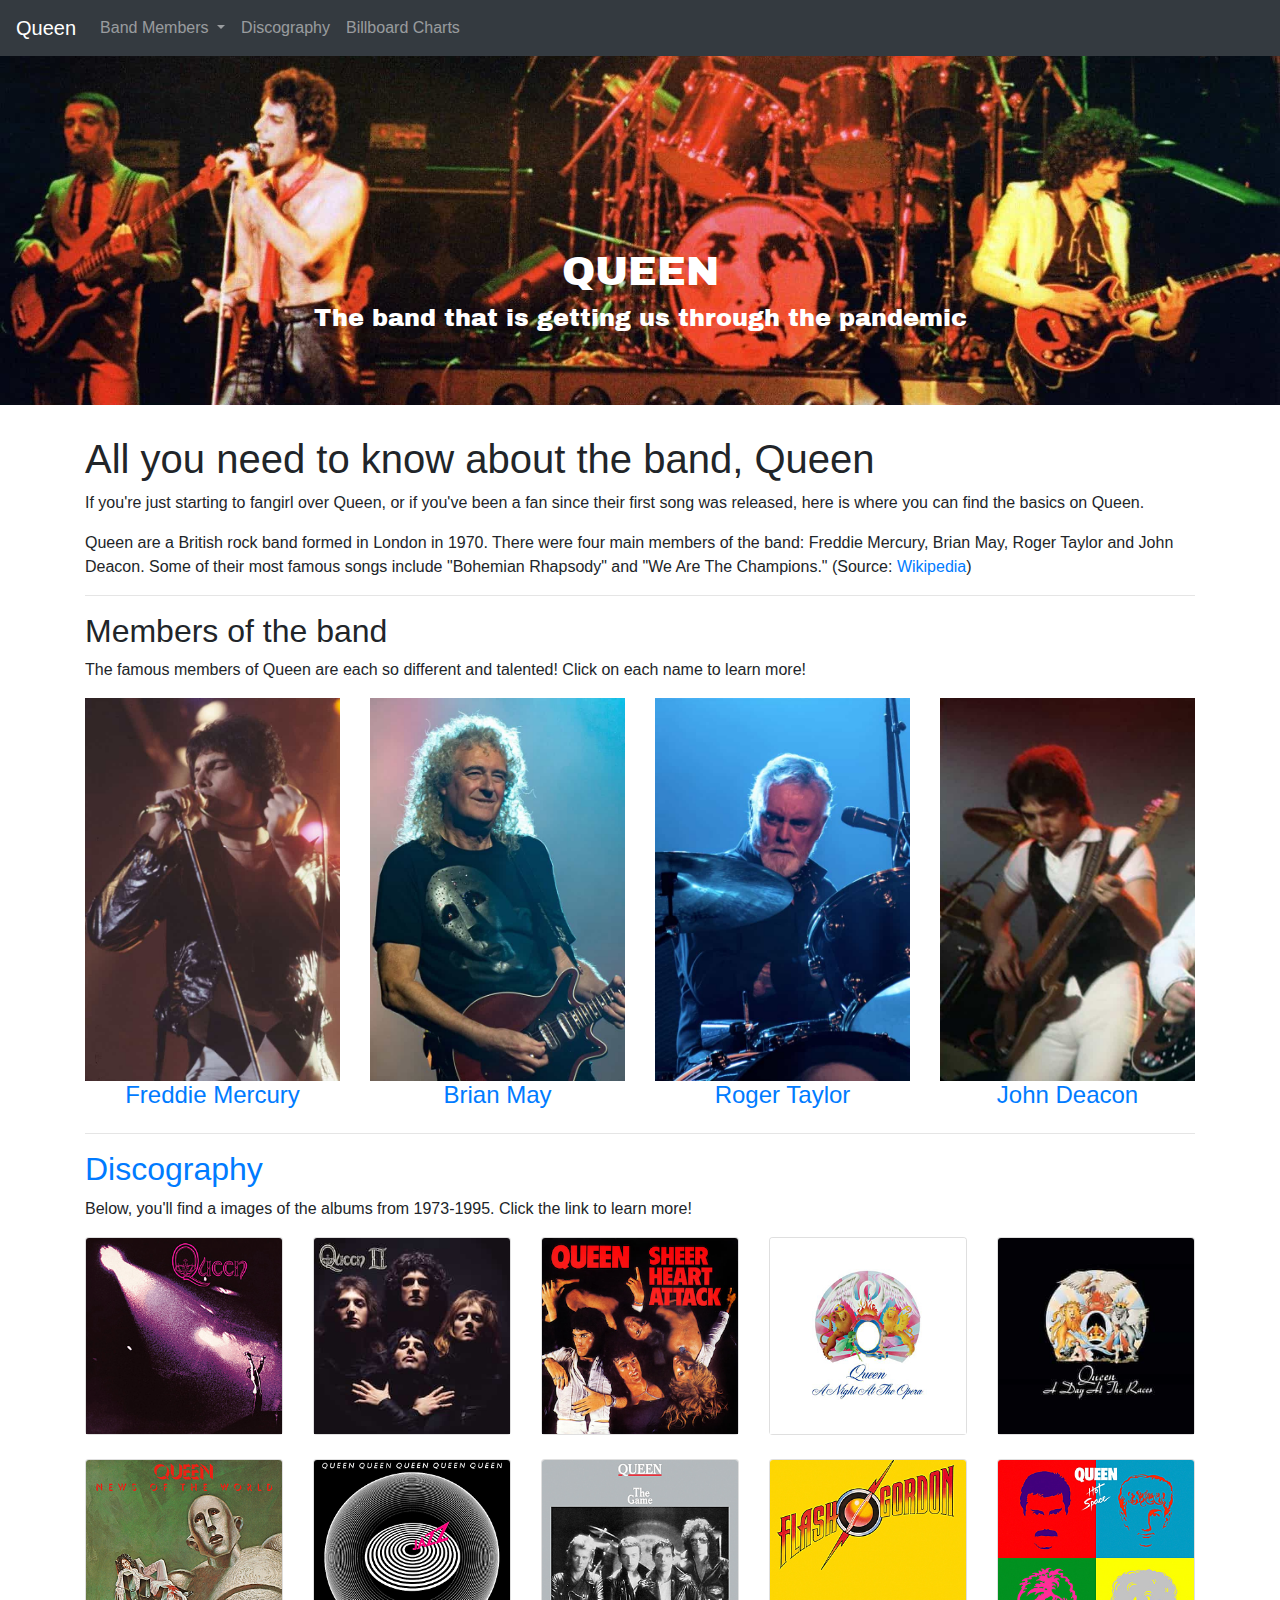
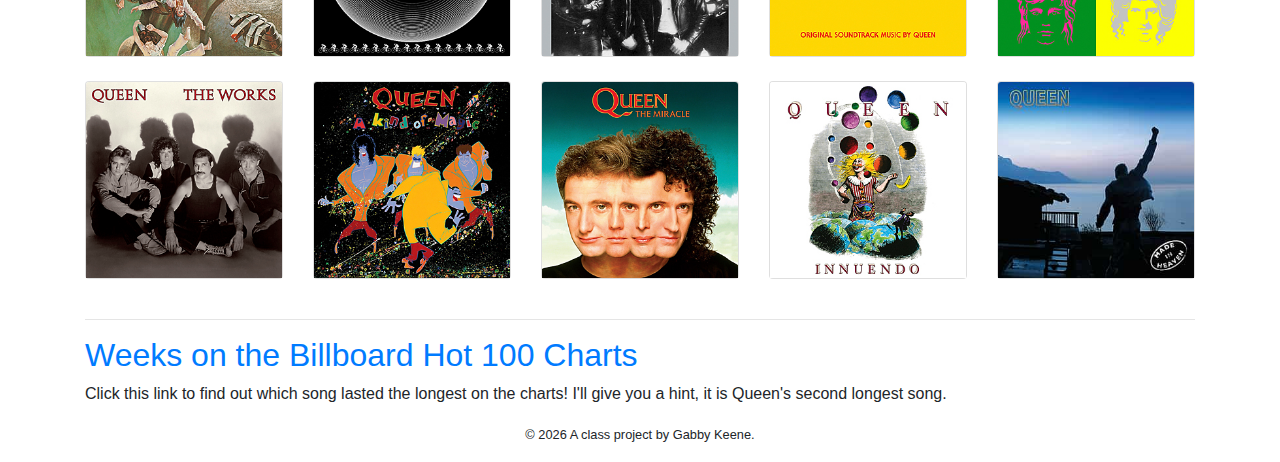
<file: docs/index.html>
<!doctype html>
<html lang="en">
  <!-- A Intro to Coding for Journalists class project -->
  <head>
    <title>Queen | Gabby Keene's Website</title>
    <meta name="description" content="Default description">
    <meta charset="utf-8">
    <meta http-equiv="X-UA-Compatible" content="IE=edge"/>
    <meta name="viewport" content="width=device-width, initial-scale=1, maximum-scale=1">
    <link rel="stylesheet" href="css/main.css">
    <link rel="preconnect" href="https://fonts.gstatic.com">
    <link href="https://fonts.googleapis.com/css2?family=Archivo+Black&display=swap" rel="stylesheet">

    

  </head>
  <body>
    <nav class="navbar navbar-expand-lg navbar-dark bg-dark">
  <a class="navbar-brand" href="index.html">Queen</a>
  <button class="navbar-toggler" type="button" data-toggle="collapse" data-target="#navbarNavDropdown" aria-controls="navbarNavDropdown" aria-expanded="false" aria-label="Toggle navigation">
    <span class="navbar-toggler-icon"></span>
  </button>
  <div class="collapse navbar-collapse" id="navbarNavDropdown">
    <ul class="navbar-nav">

      <li class="nav-item dropdown">
        <a class="nav-link dropdown-toggle" href="#" id="navbarDropdownMenuLink" role="button" data-toggle="dropdown" aria-haspopup="true" aria-expanded="false">
          Band Members
        </a>
        <div class="dropdown-menu" aria-labelledby="navbarDropdownMenuLink">
          
          <a class="dropdown-item" href="members/freddie-mercury.html">Freddie Mercury</a>
          
          <a class="dropdown-item" href="members/brian-may.html">Brian May</a>
          
          <a class="dropdown-item" href="members/roger-taylor.html">Roger Taylor</a>
          
          <a class="dropdown-item" href="members/john-deacon.html">John Deacon</a>
          
        </div>
      </li>
      <li class="nav-item">
         <a class="nav-link" href="discography.html">Discography</a>
      </li>
      <li class="nav-item">
         <a class="nav-link" href="billboard.html">Billboard Charts</a>
      </li>
    </ul>
  </div>
</nav>
    <div class="jumbotron banner text-center jumbotron-fluid">
  <h1 class="jumbo">QUEEN</h1>
  <h3 class="jumbo">The band that is getting us through the pandemic</h3>
</div>

    
<div class="container">
  
      <h1>All you need to know about the band, Queen</h1>
      <p> If you're just starting to fangirl over Queen, or if you've been a fan since their first song was released, here is where you can find the basics on Queen.</p>
      <p>Queen are a British rock band formed in London in 1970. There were four main members of the band: Freddie Mercury, Brian May, Roger Taylor and John Deacon. Some of their most famous songs include "Bohemian Rhapsody" and "We Are The Champions." (Source: <a href="https://en.wikipedia.org/wiki/Queen_(band)#:~:text=Queen%20are%20a%20British%20rock,and%20John%20Deacon%20(bass).&text=He%20joined%20in%201970%20and%20suggested%20the%20name%20%22Queen%22." target="_blank">Wikipedia</a>)</p>
      <hr>
      <h2>Members of the band</h2>
      <p>The famous members of Queen are each so different and talented! Click on each name to learn more!</p>
    

  <div class="row">
    
      <div class="col-sm-6 col-md-3 col-lg-3">
        <img src="img/members/freddie-mercury-color.jpg" alt="members" class="img-fluid">
        <h3 class="index-members"><a href="members/freddie-mercury.html">Freddie Mercury</a></h3>
      </div>
    
      <div class="col-sm-6 col-md-3 col-lg-3">
        <img src="img/members/brian-may-color.jpg" alt="members" class="img-fluid">
        <h3 class="index-members"><a href="members/brian-may.html">Brian May</a></h3>
      </div>
    
      <div class="col-sm-6 col-md-3 col-lg-3">
        <img src="img/members/roger-taylor-color.jpg" alt="members" class="img-fluid">
        <h3 class="index-members"><a href="members/roger-taylor.html">Roger Taylor</a></h3>
      </div>
    
      <div class="col-sm-6 col-md-3 col-lg-3">
        <img src="img/members/john-deacon-color.jpg" alt="members" class="img-fluid">
        <h3 class="index-members"><a href="members/john-deacon.html">John Deacon</a></h3>
      </div>
    
  </div> 

<hr>

  <h2 class="index-discography"><a href="discography.html">Discography</a></h2>
  <p>Below, you'll find a images of the albums from 1973-1995. Click the link to learn more!</p>

<div class="row row-cols-sm-3 row-cols-md-5">

  <div class="col mb-4">
    <div class="card">
      <img src="img/discs/Queen_Queen.png" class="card-img-top" alt="discs">
    </div>
  </div>
  
  <div class="col mb-4">
    <div class="card">
      <img src="img/discs/Queen_Queen_II.jpg" class="card-img-top" alt="discs">
    </div>
  </div>
  
  <div class="col mb-4">
    <div class="card">
      <img src="img/discs/Queen_Sheer_Heart_Attack.png" class="card-img-top" alt="discs">
    </div>
  </div>
  
  <div class="col mb-4">
    <div class="card">
      <img src="img/discs/Queen_A_Night_At_The_Opera.png" class="card-img-top" alt="discs">
    </div>
  </div>
  
  <div class="col mb-4">
    <div class="card">
      <img src="img/discs/Queen_A_Day_at_the_Races.jpg" class="card-img-top" alt="discs">
    </div>
  </div>
  
  <div class="col mb-4">
    <div class="card">
      <img src="img/discs/Queen_News_Of_The_World.png" class="card-img-top" alt="discs">
    </div>
  </div>
  
  <div class="col mb-4">
    <div class="card">
      <img src="img/discs/Queen_Jazz.png" class="card-img-top" alt="discs">
    </div>
  </div>
  
  <div class="col mb-4">
    <div class="card">
      <img src="img/discs/Queen_The_Game.png" class="card-img-top" alt="discs">
    </div>
  </div>
  
  <div class="col mb-4">
    <div class="card">
      <img src="img/discs/Queen_Flash_Gordon.png" class="card-img-top" alt="discs">
    </div>
  </div>
  
  <div class="col mb-4">
    <div class="card">
      <img src="img/discs/Queen_Hot_Space.png" class="card-img-top" alt="discs">
    </div>
  </div>
  
  <div class="col mb-4">
    <div class="card">
      <img src="img/discs/Queen_The_Works.png" class="card-img-top" alt="discs">
    </div>
  </div>
  
  <div class="col mb-4">
    <div class="card">
      <img src="img/discs/Queen_A_Kind_Of_Magic.png" class="card-img-top" alt="discs">
    </div>
  </div>
  
  <div class="col mb-4">
    <div class="card">
      <img src="img/discs/Queen_The_Miracle.png" class="card-img-top" alt="discs">
    </div>
  </div>
  
  <div class="col mb-4">
    <div class="card">
      <img src="img/discs/Queen_Innuendo.png" class="card-img-top" alt="discs">
    </div>
  </div>
  
  <div class="col mb-4">
    <div class="card">
      <img src="img/discs/Queen_Made_in_Heaven.jpg" class="card-img-top" alt="discs">
    </div>
  </div>
  
</div>
<div>
<hr>

<h2><a href="billboard.html">Weeks on the Billboard Hot 100 Charts</a></h2>
<p>Click this link to find out which song lasted the longest on the charts! I'll give you a hint, it is Queen's second longest song.</p>  

</div>


    <footer>
<p id="legal" class="center-block text-center">
  <small>&copy; <span class="copyright-year"></span>
  A class project by Gabby Keene.
</p>
</footer>


    <script src="js/jquery.js"></script>
    <script src="js/popper.js"></script>
    <script src="js/bootstrap.js"></script>
    <script src="js/scripts.js"></script>
  </body>
</html>
</file>
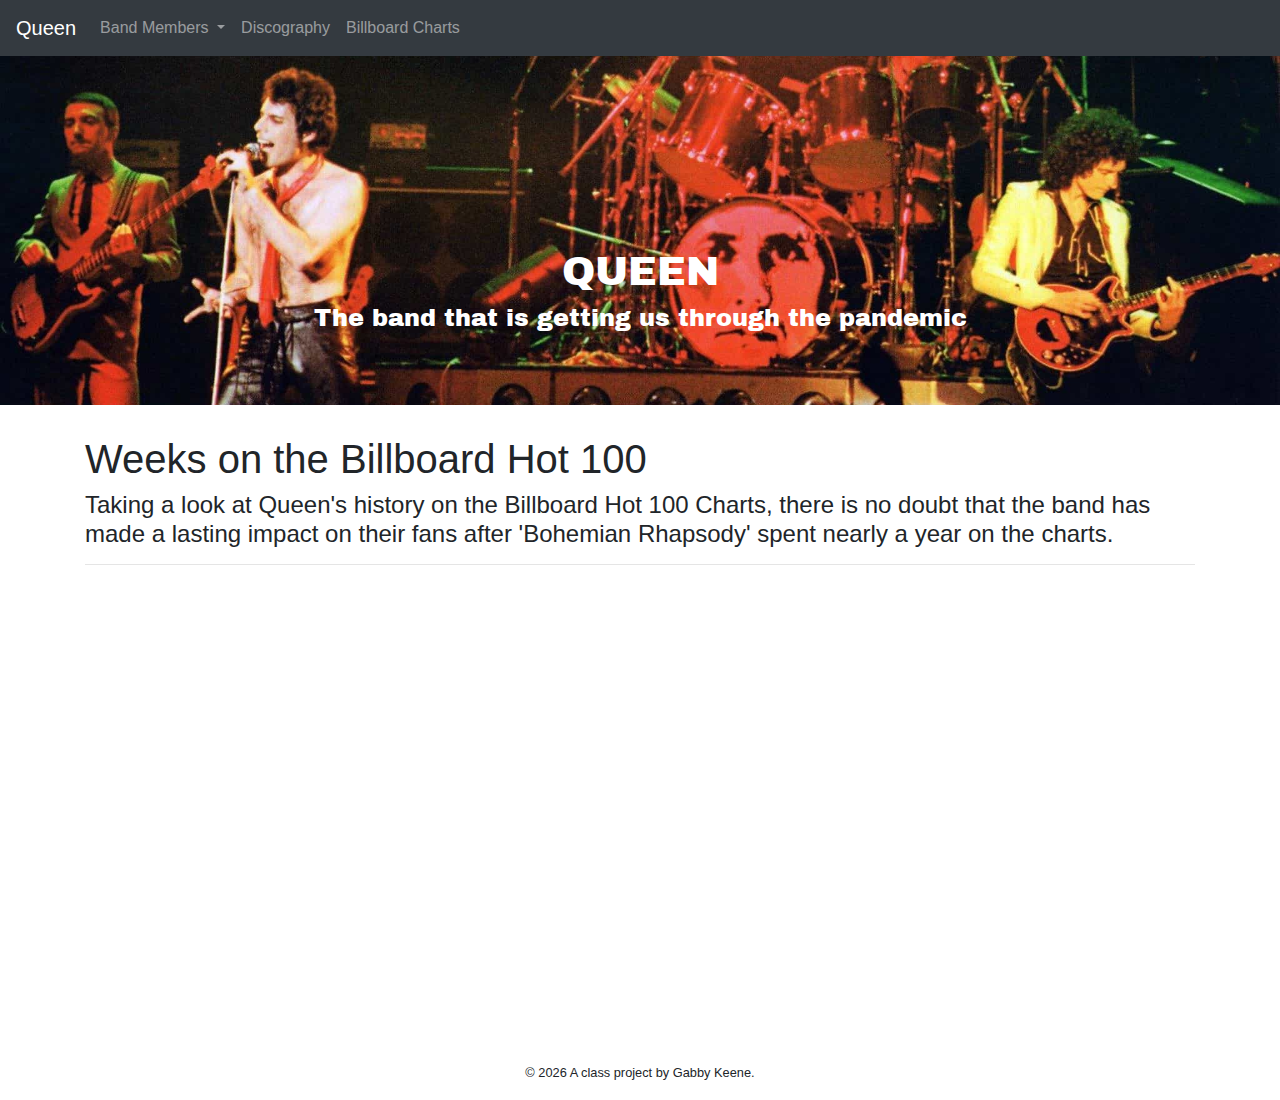
<file: docs/billboard.html>
<!doctype html>
<html lang="en">
  <!-- A Intro to Coding for Journalists class project -->
  <head>
    <title>Queen | Billboard Charts</title>
    <meta name="description" content="Default description">
    <meta charset="utf-8">
    <meta http-equiv="X-UA-Compatible" content="IE=edge"/>
    <meta name="viewport" content="width=device-width, initial-scale=1, maximum-scale=1">
    <link rel="stylesheet" href="css/main.css">
    <link rel="preconnect" href="https://fonts.gstatic.com">
    <link href="https://fonts.googleapis.com/css2?family=Archivo+Black&display=swap" rel="stylesheet">

    

  </head>
  <body>
    <nav class="navbar navbar-expand-lg navbar-dark bg-dark">
  <a class="navbar-brand" href="index.html">Queen</a>
  <button class="navbar-toggler" type="button" data-toggle="collapse" data-target="#navbarNavDropdown" aria-controls="navbarNavDropdown" aria-expanded="false" aria-label="Toggle navigation">
    <span class="navbar-toggler-icon"></span>
  </button>
  <div class="collapse navbar-collapse" id="navbarNavDropdown">
    <ul class="navbar-nav">

      <li class="nav-item dropdown">
        <a class="nav-link dropdown-toggle" href="#" id="navbarDropdownMenuLink" role="button" data-toggle="dropdown" aria-haspopup="true" aria-expanded="false">
          Band Members
        </a>
        <div class="dropdown-menu" aria-labelledby="navbarDropdownMenuLink">
          
          <a class="dropdown-item" href="members/freddie-mercury.html">Freddie Mercury</a>
          
          <a class="dropdown-item" href="members/brian-may.html">Brian May</a>
          
          <a class="dropdown-item" href="members/roger-taylor.html">Roger Taylor</a>
          
          <a class="dropdown-item" href="members/john-deacon.html">John Deacon</a>
          
        </div>
      </li>
      <li class="nav-item">
         <a class="nav-link" href="discography.html">Discography</a>
      </li>
      <li class="nav-item">
         <a class="nav-link" href="billboard.html">Billboard Charts</a>
      </li>
    </ul>
  </div>
</nav>
    <div class="jumbotron banner text-center jumbotron-fluid">
  <h1 class="jumbo">QUEEN</h1>
  <h3 class="jumbo">The band that is getting us through the pandemic</h3>
</div>

    
<article class="container">
  <h1>Weeks on the Billboard Hot 100</h1>
  <h4>Taking a look at Queen's history on the Billboard Hot 100 Charts, there is no doubt that the band has made a lasting impact on their fans after 'Bohemian Rhapsody' spent nearly a year on the charts.</h4>

<hr>

<div>
<iframe title="Queen's 'Bohemian Rhapsody' reigns the Billboard charts, no surprise there" aria-label="Split Bars" id="datawrapper-chart-LStmv" src="https://datawrapper.dwcdn.net/LStmv/2/" scrolling="no" frameborder="0" style="width: 0; min-width: 100% !important; border: none;" height="472"></iframe><script type="text/javascript">!function(){"use strict";window.addEventListener("message",(function(a){if(void 0!==a.data["datawrapper-height"])for(var e in a.data["datawrapper-height"]){var t=document.getElementById("datawrapper-chart-"+e)||document.querySelector("iframe[src*='"+e+"']");t&&(t.style.height=a.data["datawrapper-height"][e]+"px")}}))}();
</script>
</div>

</article>


    <footer>
<p id="legal" class="center-block text-center">
  <small>&copy; <span class="copyright-year"></span>
  A class project by Gabby Keene.
</p>
</footer>


    <script src="js/jquery.js"></script>
    <script src="js/popper.js"></script>
    <script src="js/bootstrap.js"></script>
    <script src="js/scripts.js"></script>
  </body>
</html>
</file>
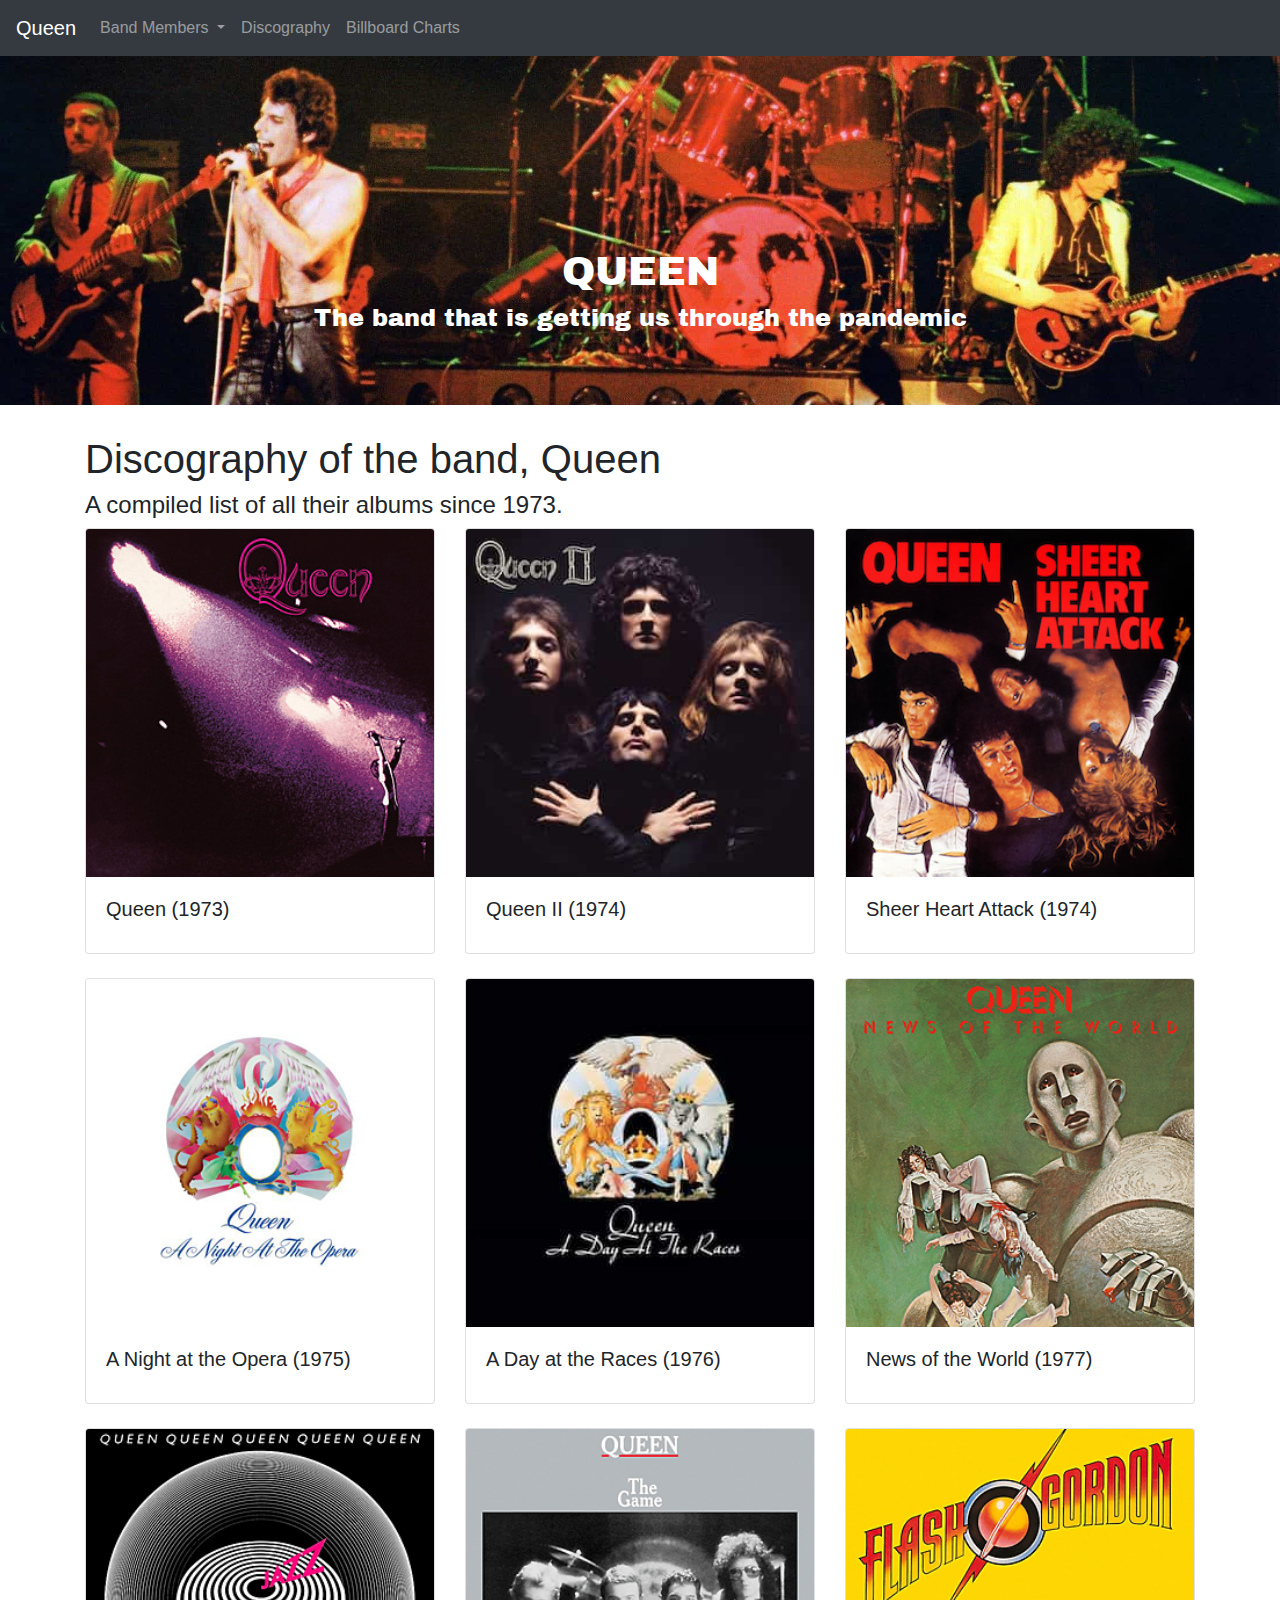
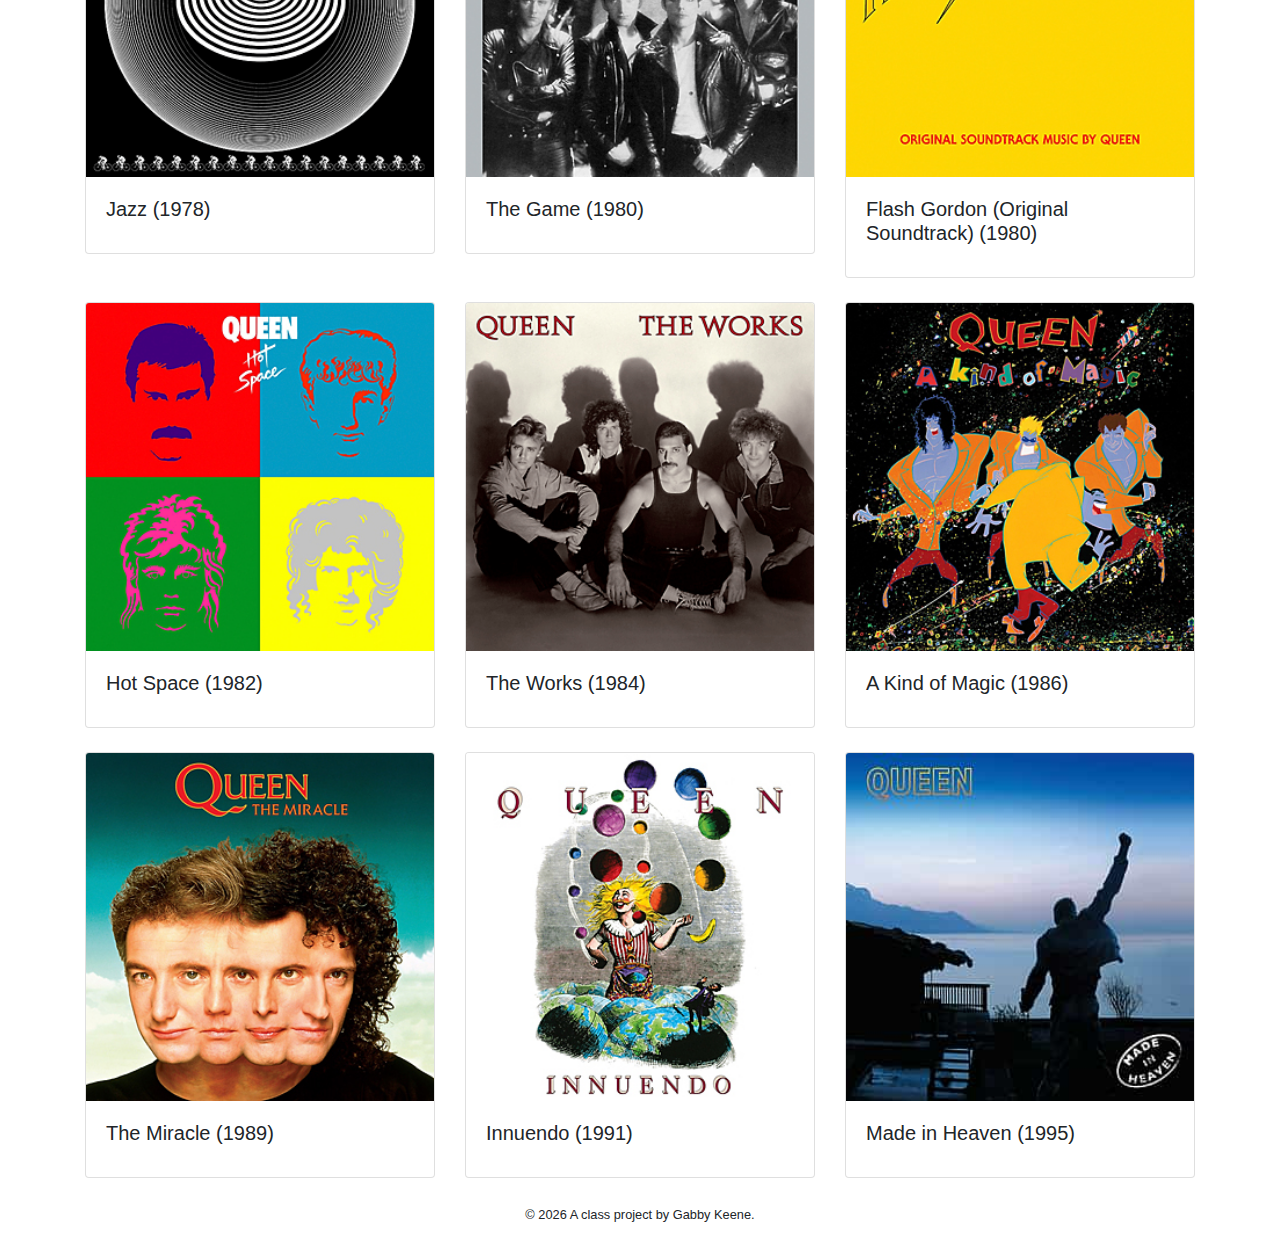
<file: docs/discography.html>
<!doctype html>
<html lang="en">
  <!-- A Intro to Coding for Journalists class project -->
  <head>
    <title>Queen | Discography</title>
    <meta name="description" content="Default description">
    <meta charset="utf-8">
    <meta http-equiv="X-UA-Compatible" content="IE=edge"/>
    <meta name="viewport" content="width=device-width, initial-scale=1, maximum-scale=1">
    <link rel="stylesheet" href="css/main.css">
    <link rel="preconnect" href="https://fonts.gstatic.com">
    <link href="https://fonts.googleapis.com/css2?family=Archivo+Black&display=swap" rel="stylesheet">

    

  </head>
  <body>
    <nav class="navbar navbar-expand-lg navbar-dark bg-dark">
  <a class="navbar-brand" href="index.html">Queen</a>
  <button class="navbar-toggler" type="button" data-toggle="collapse" data-target="#navbarNavDropdown" aria-controls="navbarNavDropdown" aria-expanded="false" aria-label="Toggle navigation">
    <span class="navbar-toggler-icon"></span>
  </button>
  <div class="collapse navbar-collapse" id="navbarNavDropdown">
    <ul class="navbar-nav">

      <li class="nav-item dropdown">
        <a class="nav-link dropdown-toggle" href="#" id="navbarDropdownMenuLink" role="button" data-toggle="dropdown" aria-haspopup="true" aria-expanded="false">
          Band Members
        </a>
        <div class="dropdown-menu" aria-labelledby="navbarDropdownMenuLink">
          
          <a class="dropdown-item" href="members/freddie-mercury.html">Freddie Mercury</a>
          
          <a class="dropdown-item" href="members/brian-may.html">Brian May</a>
          
          <a class="dropdown-item" href="members/roger-taylor.html">Roger Taylor</a>
          
          <a class="dropdown-item" href="members/john-deacon.html">John Deacon</a>
          
        </div>
      </li>
      <li class="nav-item">
         <a class="nav-link" href="discography.html">Discography</a>
      </li>
      <li class="nav-item">
         <a class="nav-link" href="billboard.html">Billboard Charts</a>
      </li>
    </ul>
  </div>
</nav>
    <div class="jumbotron banner text-center jumbotron-fluid">
  <h1 class="jumbo">QUEEN</h1>
  <h3 class="jumbo">The band that is getting us through the pandemic</h3>
</div>

    
<article class="container">
  <h1>Discography of the band, Queen</h1>
  <h4>A compiled list of all their albums since 1973.</h4>

  

<div class="row row-cols-sm-2 row-cols-md-3">

  <div class="col mb-4">
    <div class="card">
      <img src="img/discs/Queen_Queen.png" class="card-img-top" alt="discs">
      <div class="card-body">
        <h5 class="card-title">Queen (1973)</h5>
      </div>
    </div>
  </div>
  
  <div class="col mb-4">
    <div class="card">
      <img src="img/discs/Queen_Queen_II.jpg" class="card-img-top" alt="discs">
      <div class="card-body">
        <h5 class="card-title">Queen II (1974)</h5>
      </div>
    </div>
  </div>
  
  <div class="col mb-4">
    <div class="card">
      <img src="img/discs/Queen_Sheer_Heart_Attack.png" class="card-img-top" alt="discs">
      <div class="card-body">
        <h5 class="card-title">Sheer Heart Attack (1974)</h5>
      </div>
    </div>
  </div>
  
  <div class="col mb-4">
    <div class="card">
      <img src="img/discs/Queen_A_Night_At_The_Opera.png" class="card-img-top" alt="discs">
      <div class="card-body">
        <h5 class="card-title">A Night at the Opera (1975)</h5>
      </div>
    </div>
  </div>
  
  <div class="col mb-4">
    <div class="card">
      <img src="img/discs/Queen_A_Day_at_the_Races.jpg" class="card-img-top" alt="discs">
      <div class="card-body">
        <h5 class="card-title">A Day at the Races (1976)</h5>
      </div>
    </div>
  </div>
  
  <div class="col mb-4">
    <div class="card">
      <img src="img/discs/Queen_News_Of_The_World.png" class="card-img-top" alt="discs">
      <div class="card-body">
        <h5 class="card-title">News of the World (1977)</h5>
      </div>
    </div>
  </div>
  
  <div class="col mb-4">
    <div class="card">
      <img src="img/discs/Queen_Jazz.png" class="card-img-top" alt="discs">
      <div class="card-body">
        <h5 class="card-title">Jazz (1978)</h5>
      </div>
    </div>
  </div>
  
  <div class="col mb-4">
    <div class="card">
      <img src="img/discs/Queen_The_Game.png" class="card-img-top" alt="discs">
      <div class="card-body">
        <h5 class="card-title">The Game (1980)</h5>
      </div>
    </div>
  </div>
  
  <div class="col mb-4">
    <div class="card">
      <img src="img/discs/Queen_Flash_Gordon.png" class="card-img-top" alt="discs">
      <div class="card-body">
        <h5 class="card-title">Flash Gordon (Original Soundtrack) (1980)</h5>
      </div>
    </div>
  </div>
  
  <div class="col mb-4">
    <div class="card">
      <img src="img/discs/Queen_Hot_Space.png" class="card-img-top" alt="discs">
      <div class="card-body">
        <h5 class="card-title">Hot Space (1982)</h5>
      </div>
    </div>
  </div>
  
  <div class="col mb-4">
    <div class="card">
      <img src="img/discs/Queen_The_Works.png" class="card-img-top" alt="discs">
      <div class="card-body">
        <h5 class="card-title">The Works (1984)</h5>
      </div>
    </div>
  </div>
  
  <div class="col mb-4">
    <div class="card">
      <img src="img/discs/Queen_A_Kind_Of_Magic.png" class="card-img-top" alt="discs">
      <div class="card-body">
        <h5 class="card-title">A Kind of Magic (1986)</h5>
      </div>
    </div>
  </div>
  
  <div class="col mb-4">
    <div class="card">
      <img src="img/discs/Queen_The_Miracle.png" class="card-img-top" alt="discs">
      <div class="card-body">
        <h5 class="card-title">The Miracle (1989)</h5>
      </div>
    </div>
  </div>
  
  <div class="col mb-4">
    <div class="card">
      <img src="img/discs/Queen_Innuendo.png" class="card-img-top" alt="discs">
      <div class="card-body">
        <h5 class="card-title">Innuendo (1991)</h5>
      </div>
    </div>
  </div>
  
  <div class="col mb-4">
    <div class="card">
      <img src="img/discs/Queen_Made_in_Heaven.jpg" class="card-img-top" alt="discs">
      <div class="card-body">
        <h5 class="card-title">Made in Heaven (1995)</h5>
      </div>
    </div>
  </div>
  
</div>

</article>


    <footer>
<p id="legal" class="center-block text-center">
  <small>&copy; <span class="copyright-year"></span>
  A class project by Gabby Keene.
</p>
</footer>


    <script src="js/jquery.js"></script>
    <script src="js/popper.js"></script>
    <script src="js/bootstrap.js"></script>
    <script src="js/scripts.js"></script>
  </body>
</html>
</file>
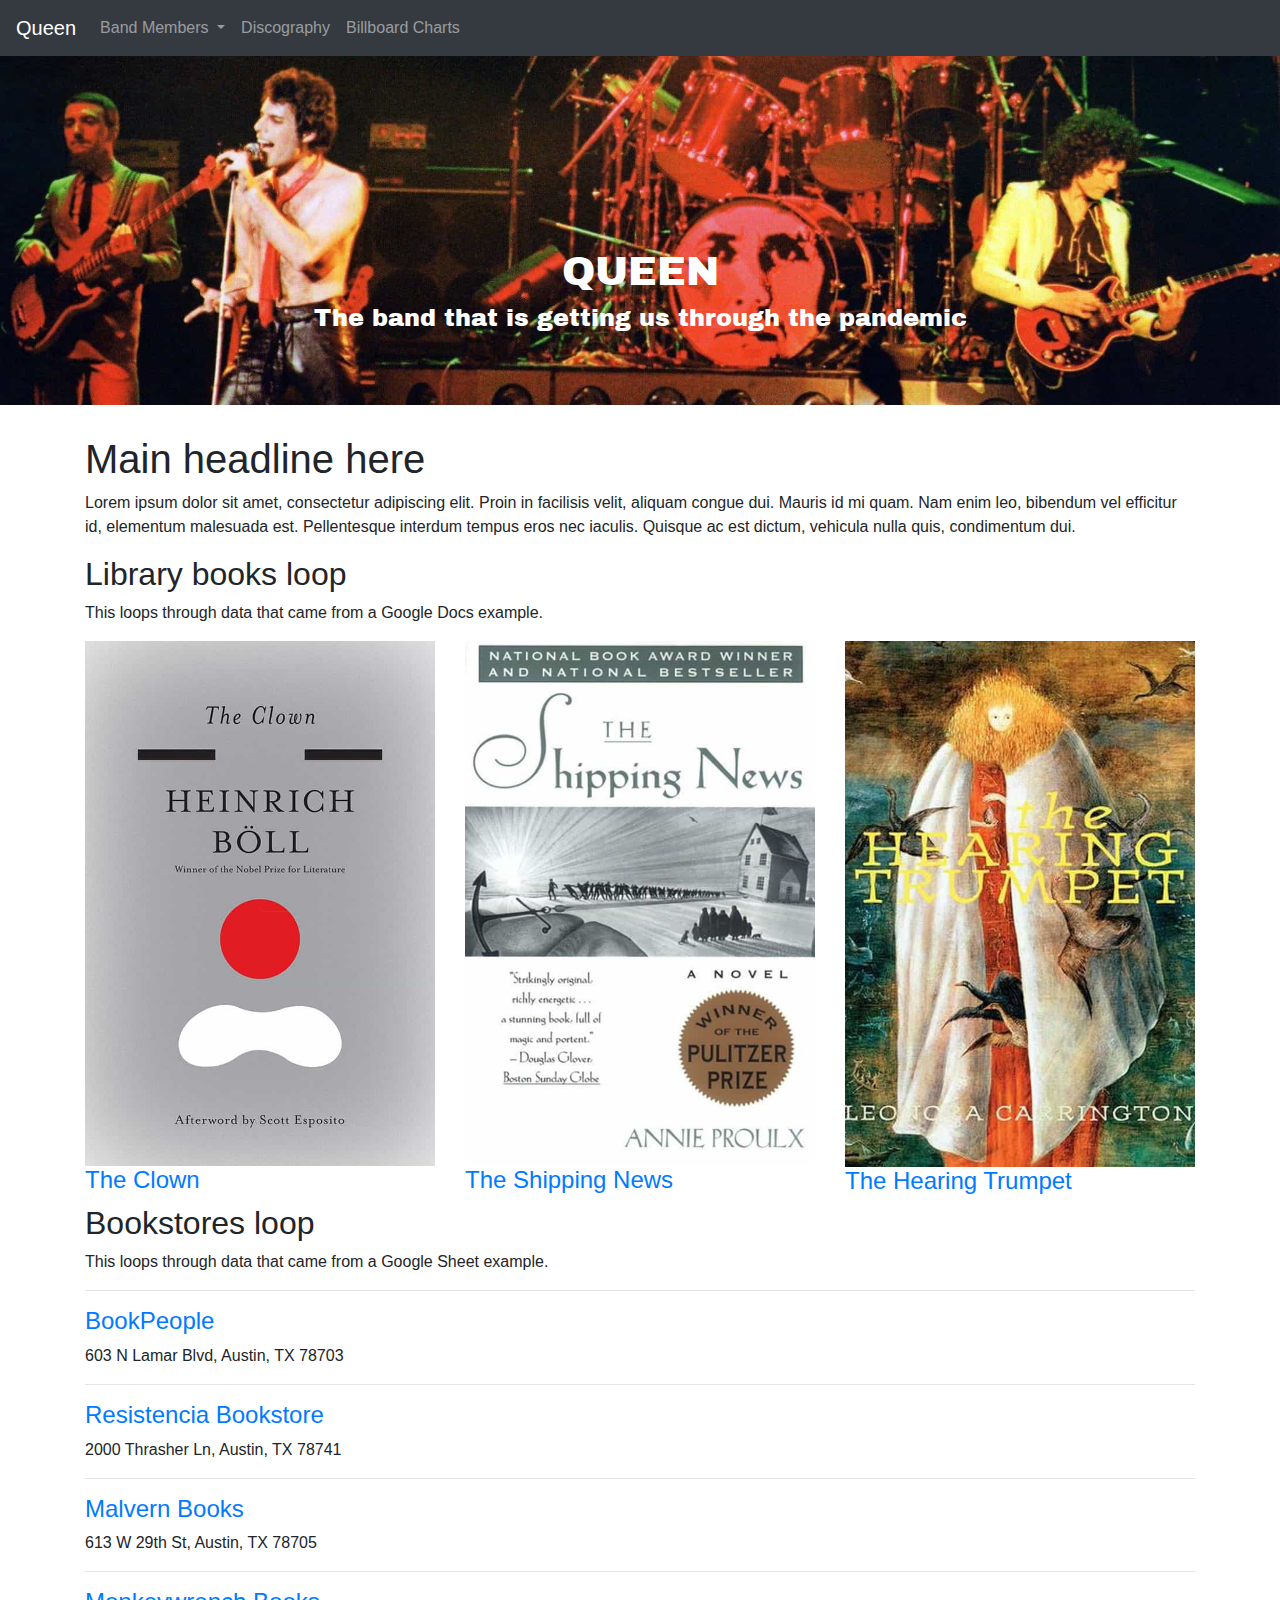
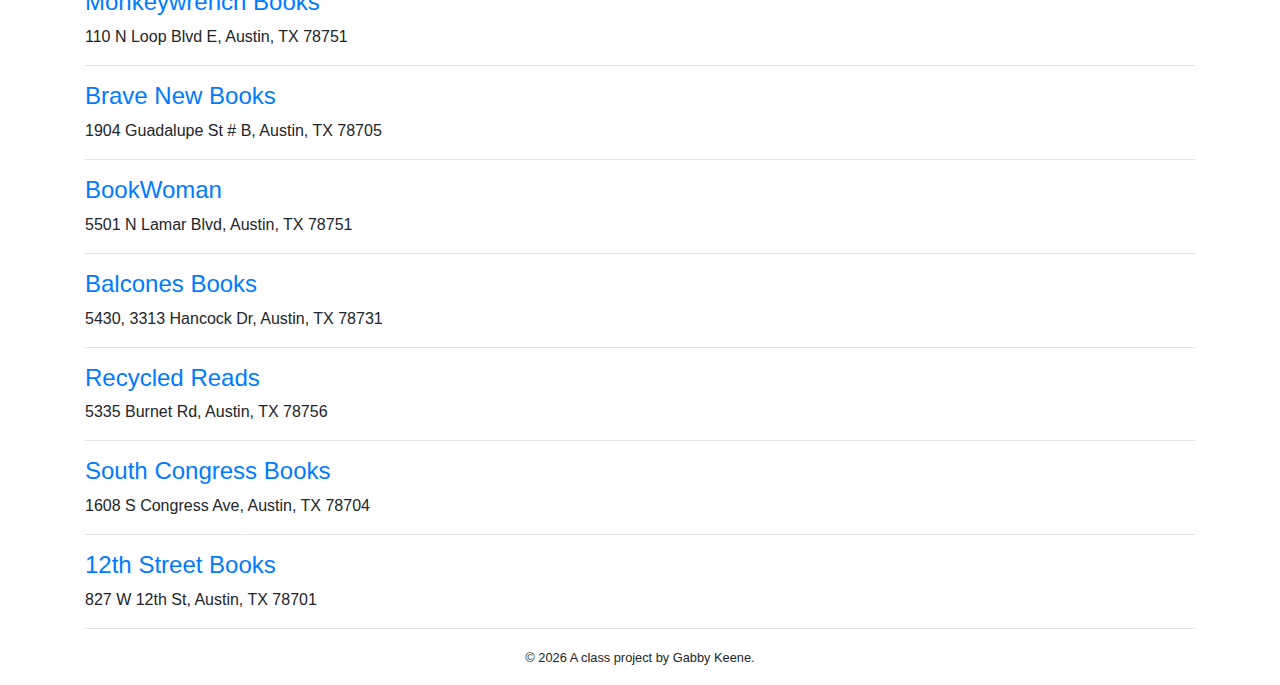
<file: docs/index-example.html>
<!doctype html>
<html lang="en">
  <!-- A Intro to Coding for Journalists class project -->
  <head>
    <title>Queen | Index page title</title>
    <meta name="description" content="The index search description for this page goes here.">
    <meta charset="utf-8">
    <meta http-equiv="X-UA-Compatible" content="IE=edge"/>
    <meta name="viewport" content="width=device-width, initial-scale=1, maximum-scale=1">
    <link rel="stylesheet" href="css/main.css">
    <link rel="preconnect" href="https://fonts.gstatic.com">
    <link href="https://fonts.googleapis.com/css2?family=Archivo+Black&display=swap" rel="stylesheet">

    

  </head>
  <body>
    <nav class="navbar navbar-expand-lg navbar-dark bg-dark">
  <a class="navbar-brand" href="index.html">Queen</a>
  <button class="navbar-toggler" type="button" data-toggle="collapse" data-target="#navbarNavDropdown" aria-controls="navbarNavDropdown" aria-expanded="false" aria-label="Toggle navigation">
    <span class="navbar-toggler-icon"></span>
  </button>
  <div class="collapse navbar-collapse" id="navbarNavDropdown">
    <ul class="navbar-nav">

      <li class="nav-item dropdown">
        <a class="nav-link dropdown-toggle" href="#" id="navbarDropdownMenuLink" role="button" data-toggle="dropdown" aria-haspopup="true" aria-expanded="false">
          Band Members
        </a>
        <div class="dropdown-menu" aria-labelledby="navbarDropdownMenuLink">
          
          <a class="dropdown-item" href="members/freddie-mercury.html">Freddie Mercury</a>
          
          <a class="dropdown-item" href="members/brian-may.html">Brian May</a>
          
          <a class="dropdown-item" href="members/roger-taylor.html">Roger Taylor</a>
          
          <a class="dropdown-item" href="members/john-deacon.html">John Deacon</a>
          
        </div>
      </li>
      <li class="nav-item">
         <a class="nav-link" href="discography.html">Discography</a>
      </li>
      <li class="nav-item">
         <a class="nav-link" href="billboard.html">Billboard Charts</a>
      </li>
    </ul>
  </div>
</nav>
    <div class="jumbotron banner text-center jumbotron-fluid">
  <h1 class="jumbo">QUEEN</h1>
  <h3 class="jumbo">The band that is getting us through the pandemic</h3>
</div>

    
<div class="container">
  <h1>Main headline here</h1>
  <p>Lorem ipsum dolor sit amet, consectetur adipiscing elit. Proin in facilisis velit, aliquam congue dui. Mauris id mi quam. Nam enim leo, bibendum vel efficitur id, elementum malesuada est. Pellentesque interdum tempus eros nec iaculis. Quisque ac est dictum, vehicula nulla quis, condimentum dui.</p>
  <h2>Library books loop</h2>
  <p>This loops through data that came from a Google Docs example.</p>
  <div class="row">
    
      <div class="col">
        <img src="img/the-clown.jpg" alt="" class="img-fluid">
        <h3><a href="books/the-clown.html">The Clown</a></h3>
      </div>
    
      <div class="col">
        <img src="img/the-shipping-news.jpg" alt="" class="img-fluid">
        <h3><a href="books/the-shipping-news.html">The Shipping News</a></h3>
      </div>
    
      <div class="col">
        <img src="img/the-hearing-trumpet.jpg" alt="" class="img-fluid">
        <h3><a href="books/the-hearing-trumpet.html">The Hearing Trumpet</a></h3>
      </div>
    
  </div>
  <h2>Bookstores loop</h2>
  <p>This loops through data that came from a Google Sheet example.</p>
  <hr>
  
    <h3><a href="https://www.bookpeople.com/" target="_blank">BookPeople</a></h3>
    <p>603 N Lamar Blvd, Austin, TX 78703</p>
    <hr>
  
    <h3><a href="https://www.resistenciabooks.com/" target="_blank">Resistencia Bookstore</a></h3>
    <p>2000 Thrasher Ln, Austin, TX 78741</p>
    <hr>
  
    <h3><a href="http://malvernbooks.com/" target="_blank">Malvern Books</a></h3>
    <p>613 W 29th St, Austin, TX 78705</p>
    <hr>
  
    <h3><a href="https://www.monkeywrenchbooks.org/" target="_blank">Monkeywrench Books</a></h3>
    <p>110 N Loop Blvd E, Austin, TX 78751</p>
    <hr>
  
    <h3><a href="https://www.facebook.com/bravenewbookstore/" target="_blank">Brave New Books</a></h3>
    <p>1904 Guadalupe St # B, Austin, TX 78705</p>
    <hr>
  
    <h3><a href="https://www.ebookwoman.com/" target="_blank">BookWoman</a></h3>
    <p>5501 N Lamar Blvd, Austin, TX 78751</p>
    <hr>
  
    <h3><a href="https://balconesbooks.com/" target="_blank">Balcones Books</a></h3>
    <p>5430, 3313 Hancock Dr, Austin, TX 78731</p>
    <hr>
  
    <h3><a href="http://library.austintexas.gov/recycled-reads" target="_blank">Recycled Reads</a></h3>
    <p>5335 Burnet Rd, Austin, TX 78756</p>
    <hr>
  
    <h3><a href="https://southcongressbooks.com/" target="_blank">South Congress Books</a></h3>
    <p>1608 S Congress Ave, Austin, TX 78704</p>
    <hr>
  
    <h3><a href="https://www.12thstreetbooks.com/" target="_blank">12th Street Books</a></h3>
    <p>827 W 12th St, Austin, TX 78701</p>
    <hr>
  
</div>


    <footer>
<p id="legal" class="center-block text-center">
  <small>&copy; <span class="copyright-year"></span>
  A class project by Gabby Keene.
</p>
</footer>


    <script src="js/jquery.js"></script>
    <script src="js/popper.js"></script>
    <script src="js/bootstrap.js"></script>
    <script src="js/scripts.js"></script>
  </body>
</html>
</file>
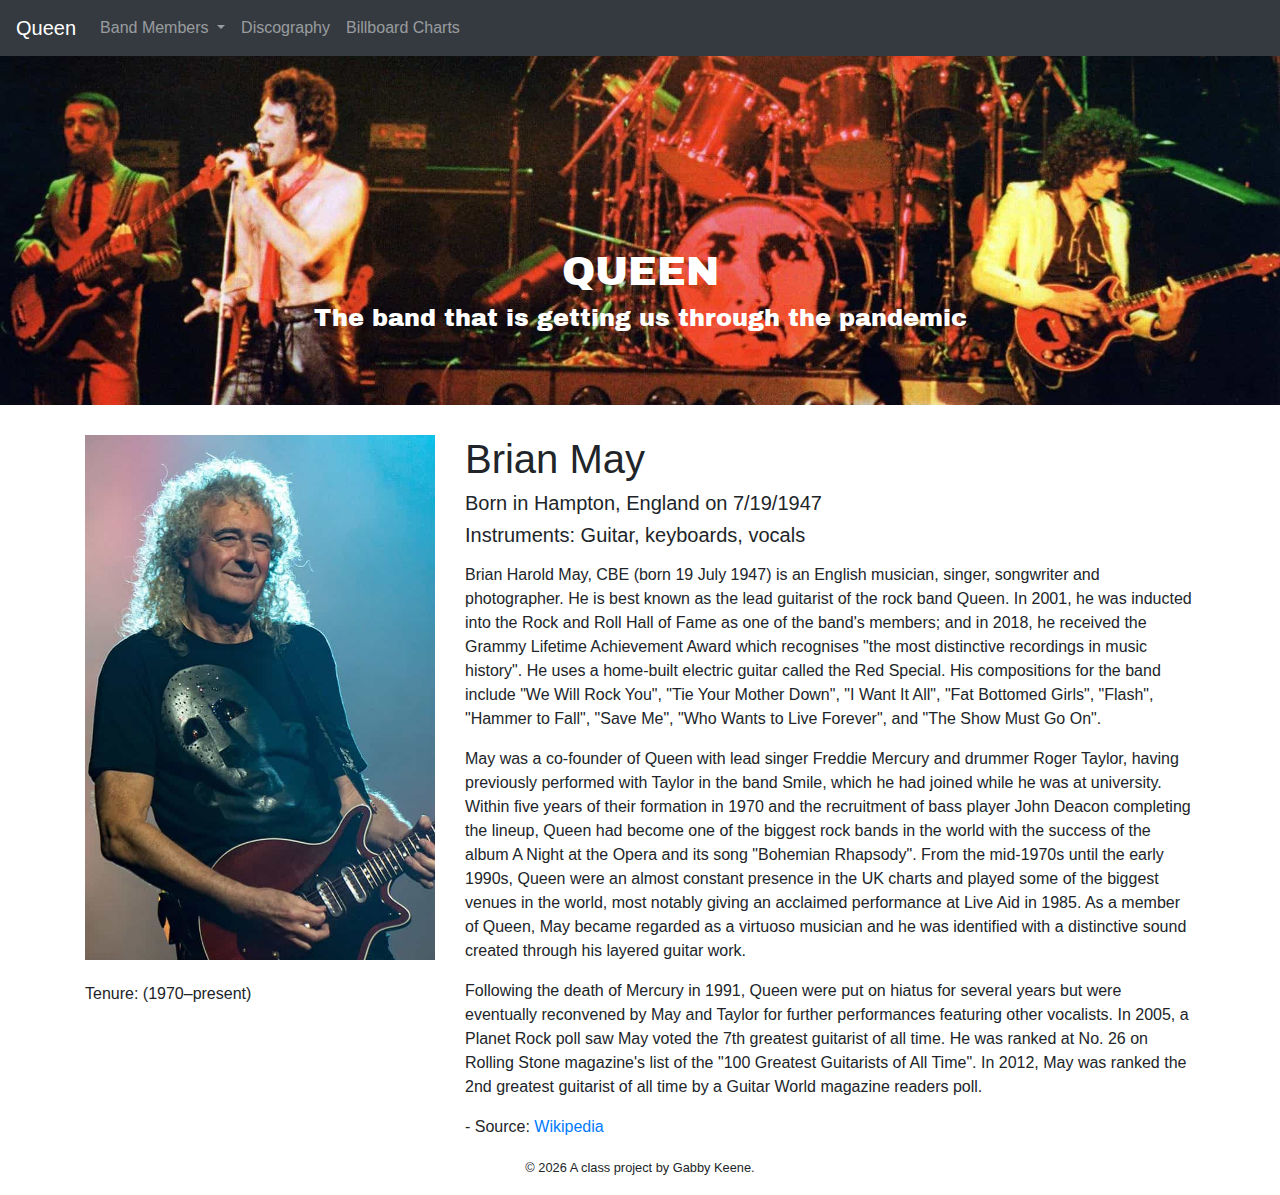
<file: docs/members/brian-may.html>
<!doctype html>
<html lang="en">
  <!-- A Intro to Coding for Journalists class project -->
  <head>
    <title>Queen | Members of the band, Queen</title>
    <meta name="description" content="Brian May">
    <meta charset="utf-8">
    <meta http-equiv="X-UA-Compatible" content="IE=edge"/>
    <meta name="viewport" content="width=device-width, initial-scale=1, maximum-scale=1">
    <link rel="stylesheet" href="../css/main.css">
    <link rel="preconnect" href="https://fonts.gstatic.com">
    <link href="https://fonts.googleapis.com/css2?family=Archivo+Black&display=swap" rel="stylesheet">

    

  </head>
  <body>
    <nav class="navbar navbar-expand-lg navbar-dark bg-dark">
  <a class="navbar-brand" href="../index.html">Queen</a>
  <button class="navbar-toggler" type="button" data-toggle="collapse" data-target="#navbarNavDropdown" aria-controls="navbarNavDropdown" aria-expanded="false" aria-label="Toggle navigation">
    <span class="navbar-toggler-icon"></span>
  </button>
  <div class="collapse navbar-collapse" id="navbarNavDropdown">
    <ul class="navbar-nav">

      <li class="nav-item dropdown">
        <a class="nav-link dropdown-toggle" href="#" id="navbarDropdownMenuLink" role="button" data-toggle="dropdown" aria-haspopup="true" aria-expanded="false">
          Band Members
        </a>
        <div class="dropdown-menu" aria-labelledby="navbarDropdownMenuLink">
          
          <a class="dropdown-item" href="../members/freddie-mercury.html">Freddie Mercury</a>
          
          <a class="dropdown-item" href="../members/brian-may.html">Brian May</a>
          
          <a class="dropdown-item" href="../members/roger-taylor.html">Roger Taylor</a>
          
          <a class="dropdown-item" href="../members/john-deacon.html">John Deacon</a>
          
        </div>
      </li>
      <li class="nav-item">
         <a class="nav-link" href="../discography.html">Discography</a>
      </li>
      <li class="nav-item">
         <a class="nav-link" href="../billboard.html">Billboard Charts</a>
      </li>
    </ul>
  </div>
</nav>
    <div class="jumbotron banner text-center jumbotron-fluid">
  <h1 class="jumbo">QUEEN</h1>
  <h3 class="jumbo">The band that is getting us through the pandemic</h3>
</div>

    
  <article class="container">
    <div class="row">
      <div class="col-sm-4">
          <img src="../img/members/brian-may-color.jpg" alt="members" class="img-fluid mb-4">
          <h6>Tenure: (1970–present)</h6>
      </div>
      <div class="col-sm-8">
          <h1>Brian May</h1>
          <h5>Born in Hampton, England on 7/19/1947</h5>
          <h5>Instruments: Guitar, keyboards, vocals</h5>
          <p><p>Brian Harold May, CBE (born 19 July 1947) is an English musician, singer, songwriter and photographer. He is best known as the lead guitarist of the rock band Queen. In 2001, he was inducted into the Rock and Roll Hall of Fame as one of the band's members; and in 2018, he received the Grammy Lifetime Achievement Award which recognises "the most distinctive recordings in music history". He uses a home-built electric guitar called the Red Special. His compositions for the band include "We Will Rock You", "Tie Your Mother Down", "I Want It All", "Fat Bottomed Girls", "Flash", "Hammer to Fall", "Save Me", "Who Wants to Live Forever", and "The Show Must Go On".</p>
<p>May was a co-founder of Queen with lead singer Freddie Mercury and drummer Roger Taylor, having previously performed with Taylor in the band Smile, which he had joined while he was at university. Within five years of their formation in 1970 and the recruitment of bass player John Deacon completing the lineup, Queen had become one of the biggest rock bands in the world with the success of the album A Night at the Opera and its song "Bohemian Rhapsody". From the mid-1970s until the early 1990s, Queen were an almost constant presence in the UK charts and played some of the biggest venues in the world, most notably giving an acclaimed performance at Live Aid in 1985. As a member of Queen, May became regarded as a virtuoso musician and he was identified with a distinctive sound created through his layered guitar work.</p>
<p>Following the death of Mercury in 1991, Queen were put on hiatus for several years but were eventually reconvened by May and Taylor for further performances featuring other vocalists. In 2005, a Planet Rock poll saw May voted the 7th greatest guitarist of all time. He was ranked at No. 26 on Rolling Stone magazine's list of the "100 Greatest Guitarists of All Time". In 2012, May was ranked the 2nd greatest guitarist of all time by a Guitar World magazine readers poll.</p>
<p>- Source: <a href="https://en.wikipedia.org/wiki/Brian_May">Wikipedia</a></p></p>
          


      </div>
    </div>
  </article>


    <footer>
<p id="legal" class="center-block text-center">
  <small>&copy; <span class="copyright-year"></span>
  A class project by Gabby Keene.
</p>
</footer>


    <script src="../js/jquery.js"></script>
    <script src="../js/popper.js"></script>
    <script src="../js/bootstrap.js"></script>
    <script src="../js/scripts.js"></script>
  </body>
</html>
</file>
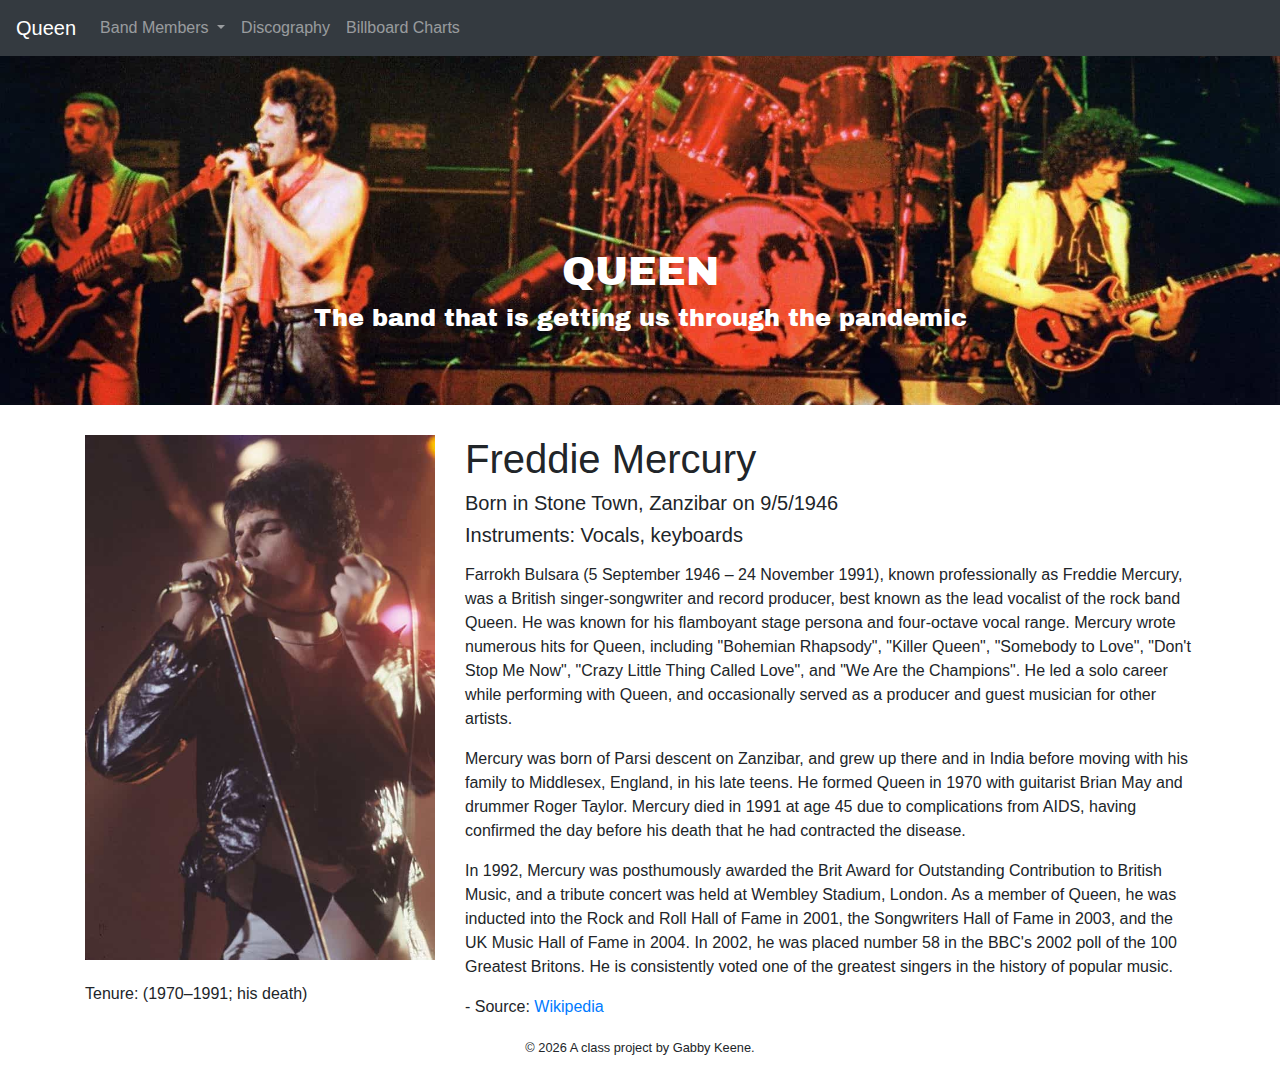
<file: docs/members/freddie-mercury.html>
<!doctype html>
<html lang="en">
  <!-- A Intro to Coding for Journalists class project -->
  <head>
    <title>Queen | Members of the band, Queen</title>
    <meta name="description" content="Freddie Mercury">
    <meta charset="utf-8">
    <meta http-equiv="X-UA-Compatible" content="IE=edge"/>
    <meta name="viewport" content="width=device-width, initial-scale=1, maximum-scale=1">
    <link rel="stylesheet" href="../css/main.css">
    <link rel="preconnect" href="https://fonts.gstatic.com">
    <link href="https://fonts.googleapis.com/css2?family=Archivo+Black&display=swap" rel="stylesheet">

    

  </head>
  <body>
    <nav class="navbar navbar-expand-lg navbar-dark bg-dark">
  <a class="navbar-brand" href="../index.html">Queen</a>
  <button class="navbar-toggler" type="button" data-toggle="collapse" data-target="#navbarNavDropdown" aria-controls="navbarNavDropdown" aria-expanded="false" aria-label="Toggle navigation">
    <span class="navbar-toggler-icon"></span>
  </button>
  <div class="collapse navbar-collapse" id="navbarNavDropdown">
    <ul class="navbar-nav">

      <li class="nav-item dropdown">
        <a class="nav-link dropdown-toggle" href="#" id="navbarDropdownMenuLink" role="button" data-toggle="dropdown" aria-haspopup="true" aria-expanded="false">
          Band Members
        </a>
        <div class="dropdown-menu" aria-labelledby="navbarDropdownMenuLink">
          
          <a class="dropdown-item" href="../members/freddie-mercury.html">Freddie Mercury</a>
          
          <a class="dropdown-item" href="../members/brian-may.html">Brian May</a>
          
          <a class="dropdown-item" href="../members/roger-taylor.html">Roger Taylor</a>
          
          <a class="dropdown-item" href="../members/john-deacon.html">John Deacon</a>
          
        </div>
      </li>
      <li class="nav-item">
         <a class="nav-link" href="../discography.html">Discography</a>
      </li>
      <li class="nav-item">
         <a class="nav-link" href="../billboard.html">Billboard Charts</a>
      </li>
    </ul>
  </div>
</nav>
    <div class="jumbotron banner text-center jumbotron-fluid">
  <h1 class="jumbo">QUEEN</h1>
  <h3 class="jumbo">The band that is getting us through the pandemic</h3>
</div>

    
  <article class="container">
    <div class="row">
      <div class="col-sm-4">
          <img src="../img/members/freddie-mercury-color.jpg" alt="members" class="img-fluid mb-4">
          <h6>Tenure: (1970–1991; his death)</h6>
      </div>
      <div class="col-sm-8">
          <h1>Freddie Mercury</h1>
          <h5>Born in Stone Town, Zanzibar on 9/5/1946</h5>
          <h5>Instruments: Vocals, keyboards</h5>
          <p><p>Farrokh Bulsara (5 September 1946 – 24 November 1991), known professionally as Freddie Mercury, was a British singer-songwriter and record producer, best known as the lead vocalist of the rock band Queen. He was known for his flamboyant stage persona and four-octave vocal range. Mercury wrote numerous hits for Queen, including "Bohemian Rhapsody", "Killer Queen", "Somebody to Love", "Don't Stop Me Now", "Crazy Little Thing Called Love", and "We Are the Champions". He led a solo career while performing with Queen, and occasionally served as a producer and guest musician for other artists.</p>
<p>Mercury was born of Parsi descent on Zanzibar, and grew up there and in India before moving with his family to Middlesex, England, in his late teens. He formed Queen in 1970 with guitarist Brian May and drummer Roger Taylor. Mercury died in 1991 at age 45 due to complications from AIDS, having confirmed the day before his death that he had contracted the disease.</p>
<p>In 1992, Mercury was posthumously awarded the Brit Award for Outstanding Contribution to British Music, and a tribute concert was held at Wembley Stadium, London. As a member of Queen, he was inducted into the Rock and Roll Hall of Fame in 2001, the Songwriters Hall of Fame in 2003, and the UK Music Hall of Fame in 2004. In 2002, he was placed number 58 in the BBC's 2002 poll of the 100 Greatest Britons. He is consistently voted one of the greatest singers in the history of popular music.</p>
<p>- Source: <a href="https://en.wikipedia.org/wiki/Freddie_Mercury">Wikipedia</a></p></p>
          


      </div>
    </div>
  </article>


    <footer>
<p id="legal" class="center-block text-center">
  <small>&copy; <span class="copyright-year"></span>
  A class project by Gabby Keene.
</p>
</footer>


    <script src="../js/jquery.js"></script>
    <script src="../js/popper.js"></script>
    <script src="../js/bootstrap.js"></script>
    <script src="../js/scripts.js"></script>
  </body>
</html>
</file>
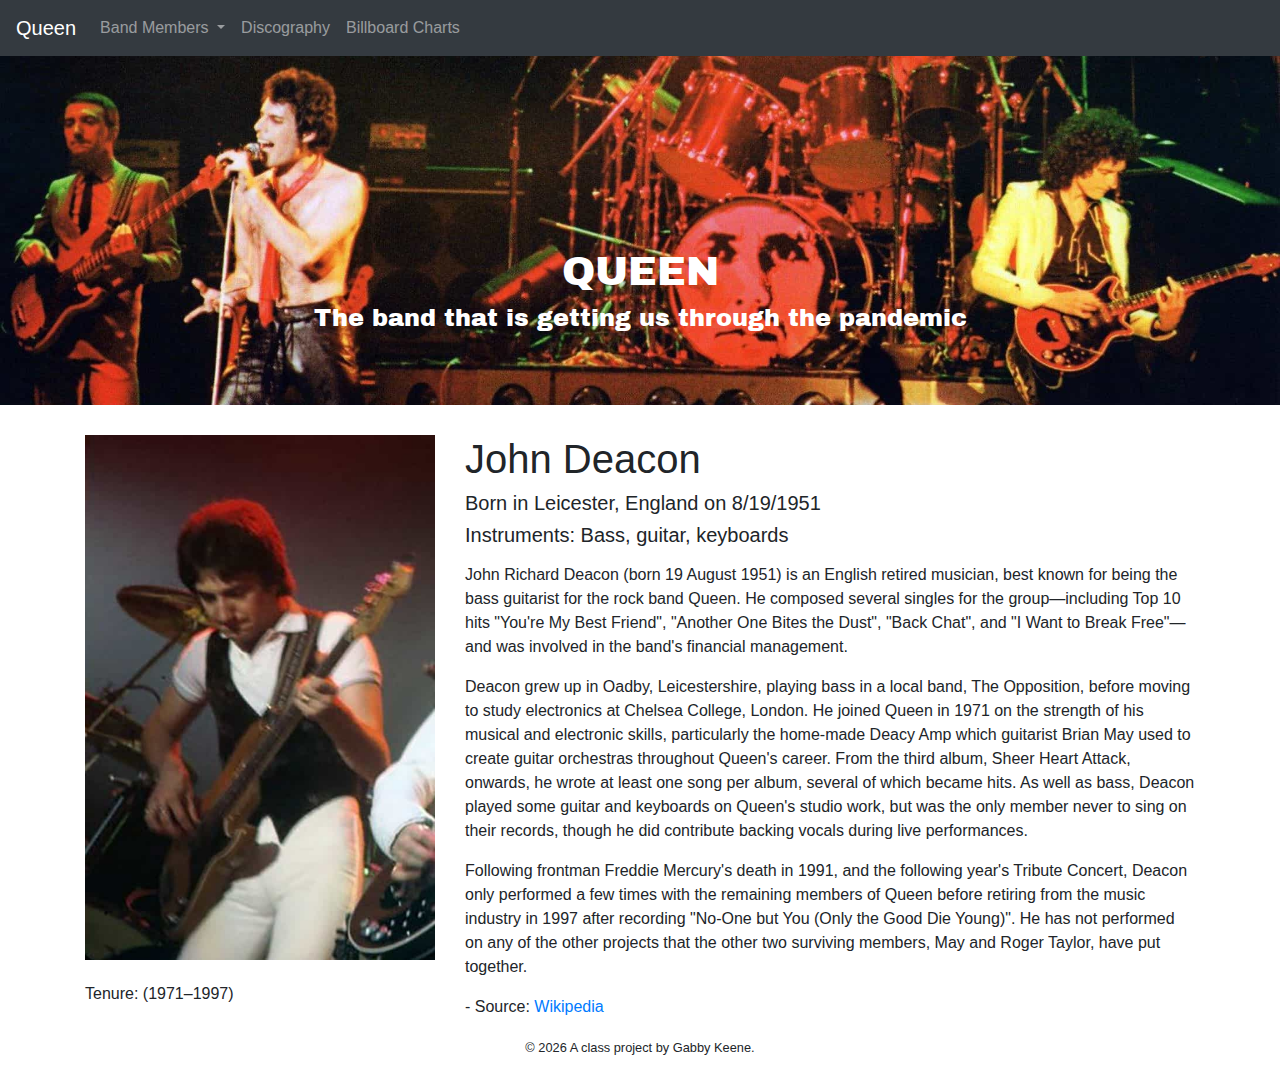
<file: docs/members/john-deacon.html>
<!doctype html>
<html lang="en">
  <!-- A Intro to Coding for Journalists class project -->
  <head>
    <title>Queen | Members of the band, Queen</title>
    <meta name="description" content="John Deacon">
    <meta charset="utf-8">
    <meta http-equiv="X-UA-Compatible" content="IE=edge"/>
    <meta name="viewport" content="width=device-width, initial-scale=1, maximum-scale=1">
    <link rel="stylesheet" href="../css/main.css">
    <link rel="preconnect" href="https://fonts.gstatic.com">
    <link href="https://fonts.googleapis.com/css2?family=Archivo+Black&display=swap" rel="stylesheet">

    

  </head>
  <body>
    <nav class="navbar navbar-expand-lg navbar-dark bg-dark">
  <a class="navbar-brand" href="../index.html">Queen</a>
  <button class="navbar-toggler" type="button" data-toggle="collapse" data-target="#navbarNavDropdown" aria-controls="navbarNavDropdown" aria-expanded="false" aria-label="Toggle navigation">
    <span class="navbar-toggler-icon"></span>
  </button>
  <div class="collapse navbar-collapse" id="navbarNavDropdown">
    <ul class="navbar-nav">

      <li class="nav-item dropdown">
        <a class="nav-link dropdown-toggle" href="#" id="navbarDropdownMenuLink" role="button" data-toggle="dropdown" aria-haspopup="true" aria-expanded="false">
          Band Members
        </a>
        <div class="dropdown-menu" aria-labelledby="navbarDropdownMenuLink">
          
          <a class="dropdown-item" href="../members/freddie-mercury.html">Freddie Mercury</a>
          
          <a class="dropdown-item" href="../members/brian-may.html">Brian May</a>
          
          <a class="dropdown-item" href="../members/roger-taylor.html">Roger Taylor</a>
          
          <a class="dropdown-item" href="../members/john-deacon.html">John Deacon</a>
          
        </div>
      </li>
      <li class="nav-item">
         <a class="nav-link" href="../discography.html">Discography</a>
      </li>
      <li class="nav-item">
         <a class="nav-link" href="../billboard.html">Billboard Charts</a>
      </li>
    </ul>
  </div>
</nav>
    <div class="jumbotron banner text-center jumbotron-fluid">
  <h1 class="jumbo">QUEEN</h1>
  <h3 class="jumbo">The band that is getting us through the pandemic</h3>
</div>

    
  <article class="container">
    <div class="row">
      <div class="col-sm-4">
          <img src="../img/members/john-deacon-color.jpg" alt="members" class="img-fluid mb-4">
          <h6>Tenure: (1971–1997)</h6>
      </div>
      <div class="col-sm-8">
          <h1>John Deacon</h1>
          <h5>Born in Leicester, England on 8/19/1951</h5>
          <h5>Instruments: Bass, guitar, keyboards</h5>
          <p><p>John Richard Deacon (born 19 August 1951) is an English retired musician, best known for being the bass guitarist for the rock band Queen. He composed several singles for the group—including Top 10 hits "You're My Best Friend", "Another One Bites the Dust", "Back Chat", and "I Want to Break Free"—and was involved in the band's financial management.</p>
<p>Deacon grew up in Oadby, Leicestershire, playing bass in a local band, The Opposition, before moving to study electronics at Chelsea College, London. He joined Queen in 1971 on the strength of his musical and electronic skills, particularly the home-made Deacy Amp which guitarist Brian May used to create guitar orchestras throughout Queen's career. From the third album, Sheer Heart Attack, onwards, he wrote at least one song per album, several of which became hits. As well as bass, Deacon played some guitar and keyboards on Queen's studio work, but was the only member never to sing on their records, though he did contribute backing vocals during live performances.</p>
<p>Following frontman Freddie Mercury's death in 1991, and the following year's Tribute Concert, Deacon only performed a few times with the remaining members of Queen before retiring from the music industry in 1997 after recording "No-One but You (Only the Good Die Young)". He has not performed on any of the other projects that the other two surviving members, May and Roger Taylor, have put together.</p>
<p>- Source: <a href="https://en.wikipedia.org/wiki/John_Deacon">Wikipedia</a></p></p>
          


      </div>
    </div>
  </article>


    <footer>
<p id="legal" class="center-block text-center">
  <small>&copy; <span class="copyright-year"></span>
  A class project by Gabby Keene.
</p>
</footer>


    <script src="../js/jquery.js"></script>
    <script src="../js/popper.js"></script>
    <script src="../js/bootstrap.js"></script>
    <script src="../js/scripts.js"></script>
  </body>
</html>
</file>
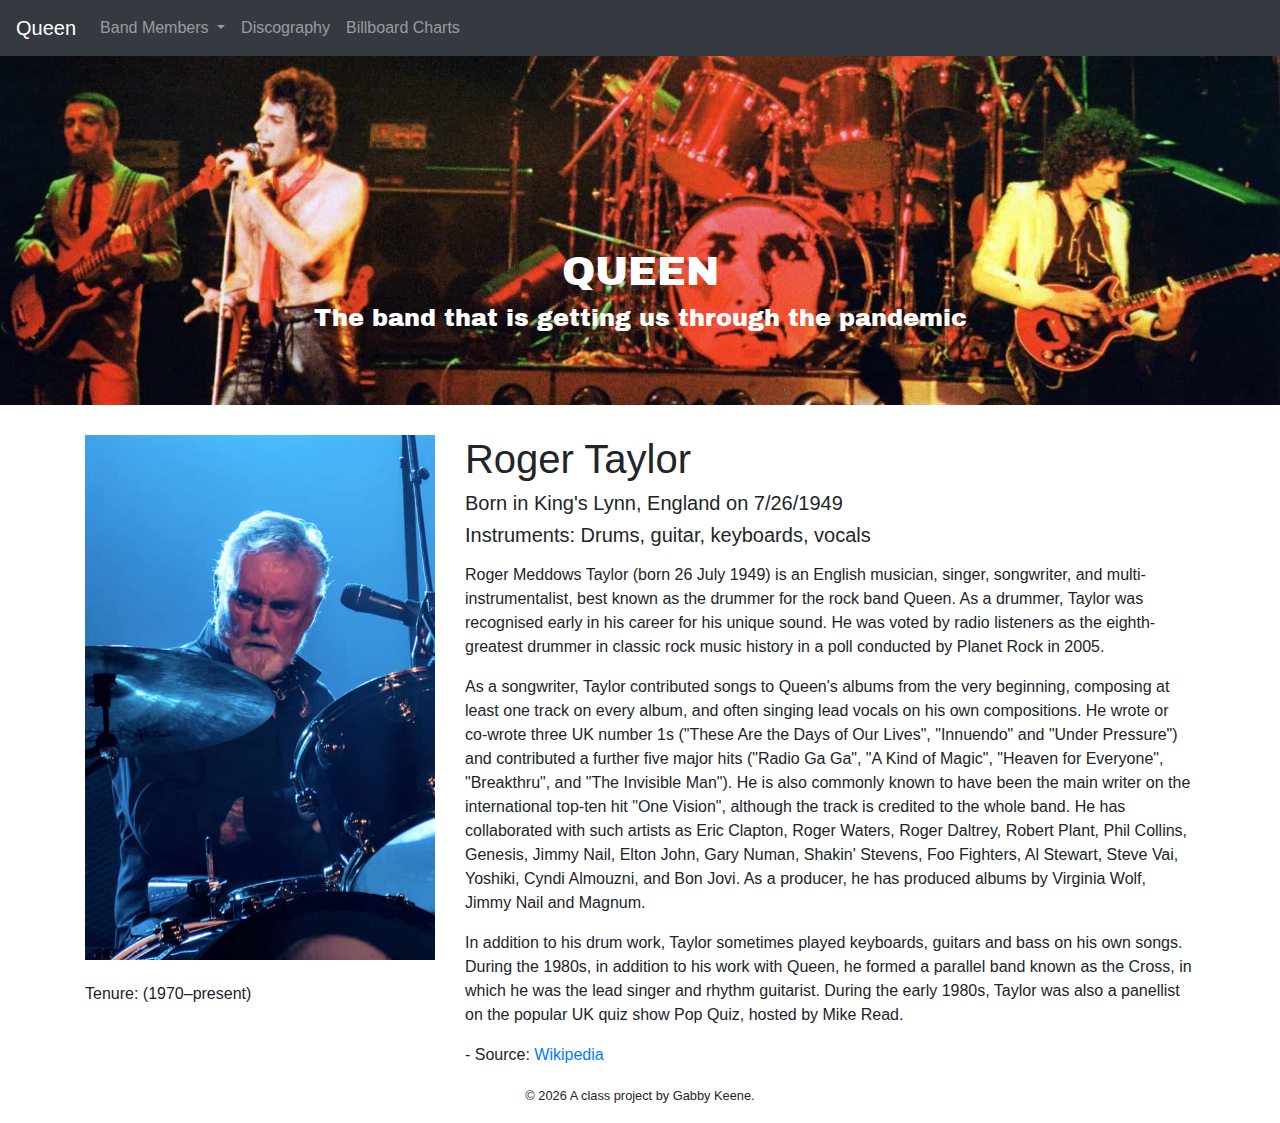
<file: docs/members/roger-taylor.html>
<!doctype html>
<html lang="en">
  <!-- A Intro to Coding for Journalists class project -->
  <head>
    <title>Queen | Members of the band, Queen</title>
    <meta name="description" content="Roger Taylor">
    <meta charset="utf-8">
    <meta http-equiv="X-UA-Compatible" content="IE=edge"/>
    <meta name="viewport" content="width=device-width, initial-scale=1, maximum-scale=1">
    <link rel="stylesheet" href="../css/main.css">
    <link rel="preconnect" href="https://fonts.gstatic.com">
    <link href="https://fonts.googleapis.com/css2?family=Archivo+Black&display=swap" rel="stylesheet">

    

  </head>
  <body>
    <nav class="navbar navbar-expand-lg navbar-dark bg-dark">
  <a class="navbar-brand" href="../index.html">Queen</a>
  <button class="navbar-toggler" type="button" data-toggle="collapse" data-target="#navbarNavDropdown" aria-controls="navbarNavDropdown" aria-expanded="false" aria-label="Toggle navigation">
    <span class="navbar-toggler-icon"></span>
  </button>
  <div class="collapse navbar-collapse" id="navbarNavDropdown">
    <ul class="navbar-nav">

      <li class="nav-item dropdown">
        <a class="nav-link dropdown-toggle" href="#" id="navbarDropdownMenuLink" role="button" data-toggle="dropdown" aria-haspopup="true" aria-expanded="false">
          Band Members
        </a>
        <div class="dropdown-menu" aria-labelledby="navbarDropdownMenuLink">
          
          <a class="dropdown-item" href="../members/freddie-mercury.html">Freddie Mercury</a>
          
          <a class="dropdown-item" href="../members/brian-may.html">Brian May</a>
          
          <a class="dropdown-item" href="../members/roger-taylor.html">Roger Taylor</a>
          
          <a class="dropdown-item" href="../members/john-deacon.html">John Deacon</a>
          
        </div>
      </li>
      <li class="nav-item">
         <a class="nav-link" href="../discography.html">Discography</a>
      </li>
      <li class="nav-item">
         <a class="nav-link" href="../billboard.html">Billboard Charts</a>
      </li>
    </ul>
  </div>
</nav>
    <div class="jumbotron banner text-center jumbotron-fluid">
  <h1 class="jumbo">QUEEN</h1>
  <h3 class="jumbo">The band that is getting us through the pandemic</h3>
</div>

    
  <article class="container">
    <div class="row">
      <div class="col-sm-4">
          <img src="../img/members/roger-taylor-color.jpg" alt="members" class="img-fluid mb-4">
          <h6>Tenure: (1970–present)</h6>
      </div>
      <div class="col-sm-8">
          <h1>Roger Taylor</h1>
          <h5>Born in King&#39;s Lynn, England on 7/26/1949</h5>
          <h5>Instruments: Drums, guitar, keyboards, vocals</h5>
          <p><p>Roger Meddows Taylor (born 26 July 1949) is an English musician, singer, songwriter, and multi-instrumentalist, best known as the drummer for the rock band Queen. As a drummer, Taylor was recognised early in his career for his unique sound. He was voted by radio listeners as the eighth-greatest drummer in classic rock music history in a poll conducted by Planet Rock in 2005.</p>
<p>As a songwriter, Taylor contributed songs to Queen's albums from the very beginning, composing at least one track on every album, and often singing lead vocals on his own compositions. He wrote or co-wrote three UK number 1s ("These Are the Days of Our Lives", "Innuendo" and "Under Pressure") and contributed a further five major hits ("Radio Ga Ga", "A Kind of Magic", "Heaven for Everyone", "Breakthru", and "The Invisible Man"). He is also commonly known to have been the main writer on the international top-ten hit "One Vision", although the track is credited to the whole band. He has collaborated with such artists as Eric Clapton, Roger Waters, Roger Daltrey, Robert Plant, Phil Collins, Genesis, Jimmy Nail, Elton John, Gary Numan, Shakin' Stevens, Foo Fighters, Al Stewart, Steve Vai, Yoshiki, Cyndi Almouzni, and Bon Jovi. As a producer, he has produced albums by Virginia Wolf, Jimmy Nail and Magnum.</p>
<p>In addition to his drum work, Taylor sometimes played keyboards, guitars and bass on his own songs. During the 1980s, in addition to his work with Queen, he formed a parallel band known as the Cross, in which he was the lead singer and rhythm guitarist. During the early 1980s, Taylor was also a panellist on the popular UK quiz show Pop Quiz, hosted by Mike Read.</p>
<p>- Source: <a href="https://en.wikipedia.org/wiki/Roger_Taylor_(Queen_drummer)">Wikipedia</a></p></p>
          


      </div>
    </div>
  </article>


    <footer>
<p id="legal" class="center-block text-center">
  <small>&copy; <span class="copyright-year"></span>
  A class project by Gabby Keene.
</p>
</footer>


    <script src="../js/jquery.js"></script>
    <script src="../js/popper.js"></script>
    <script src="../js/bootstrap.js"></script>
    <script src="../js/scripts.js"></script>
  </body>
</html>
</file>
